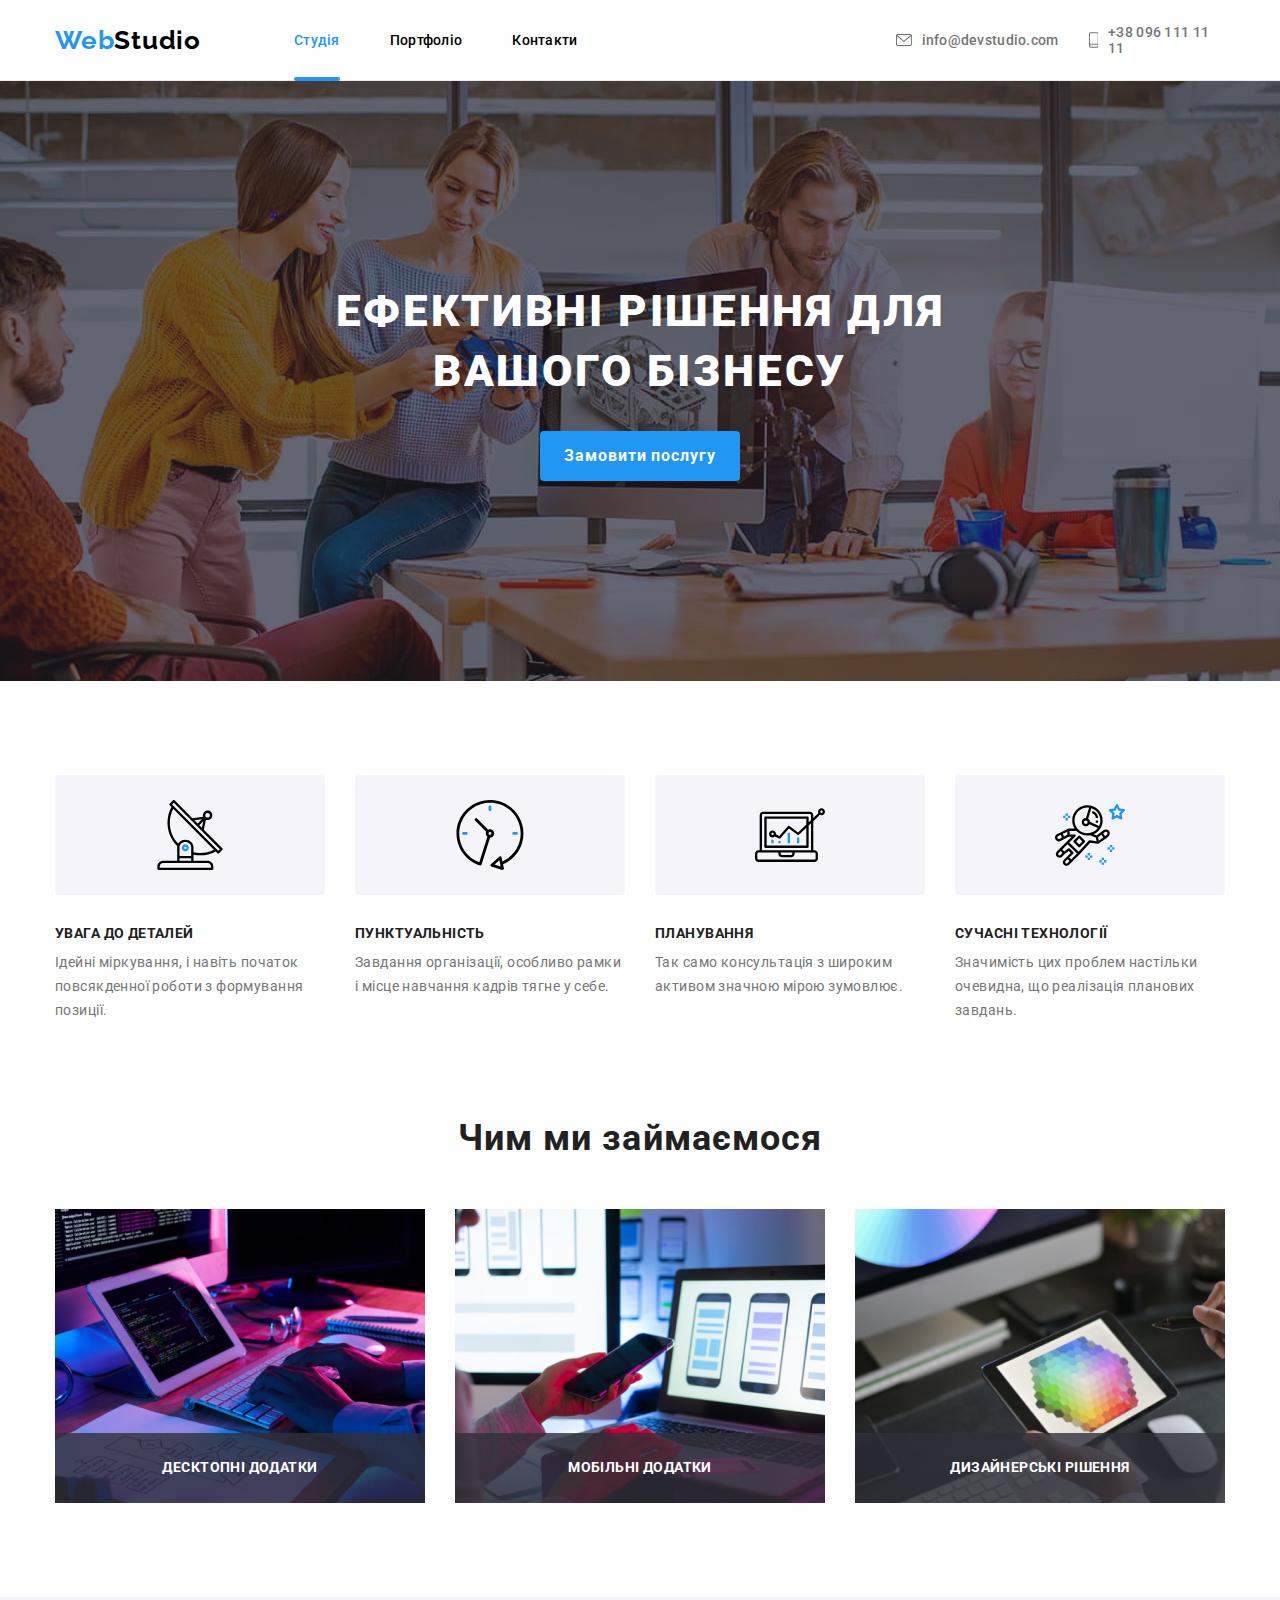
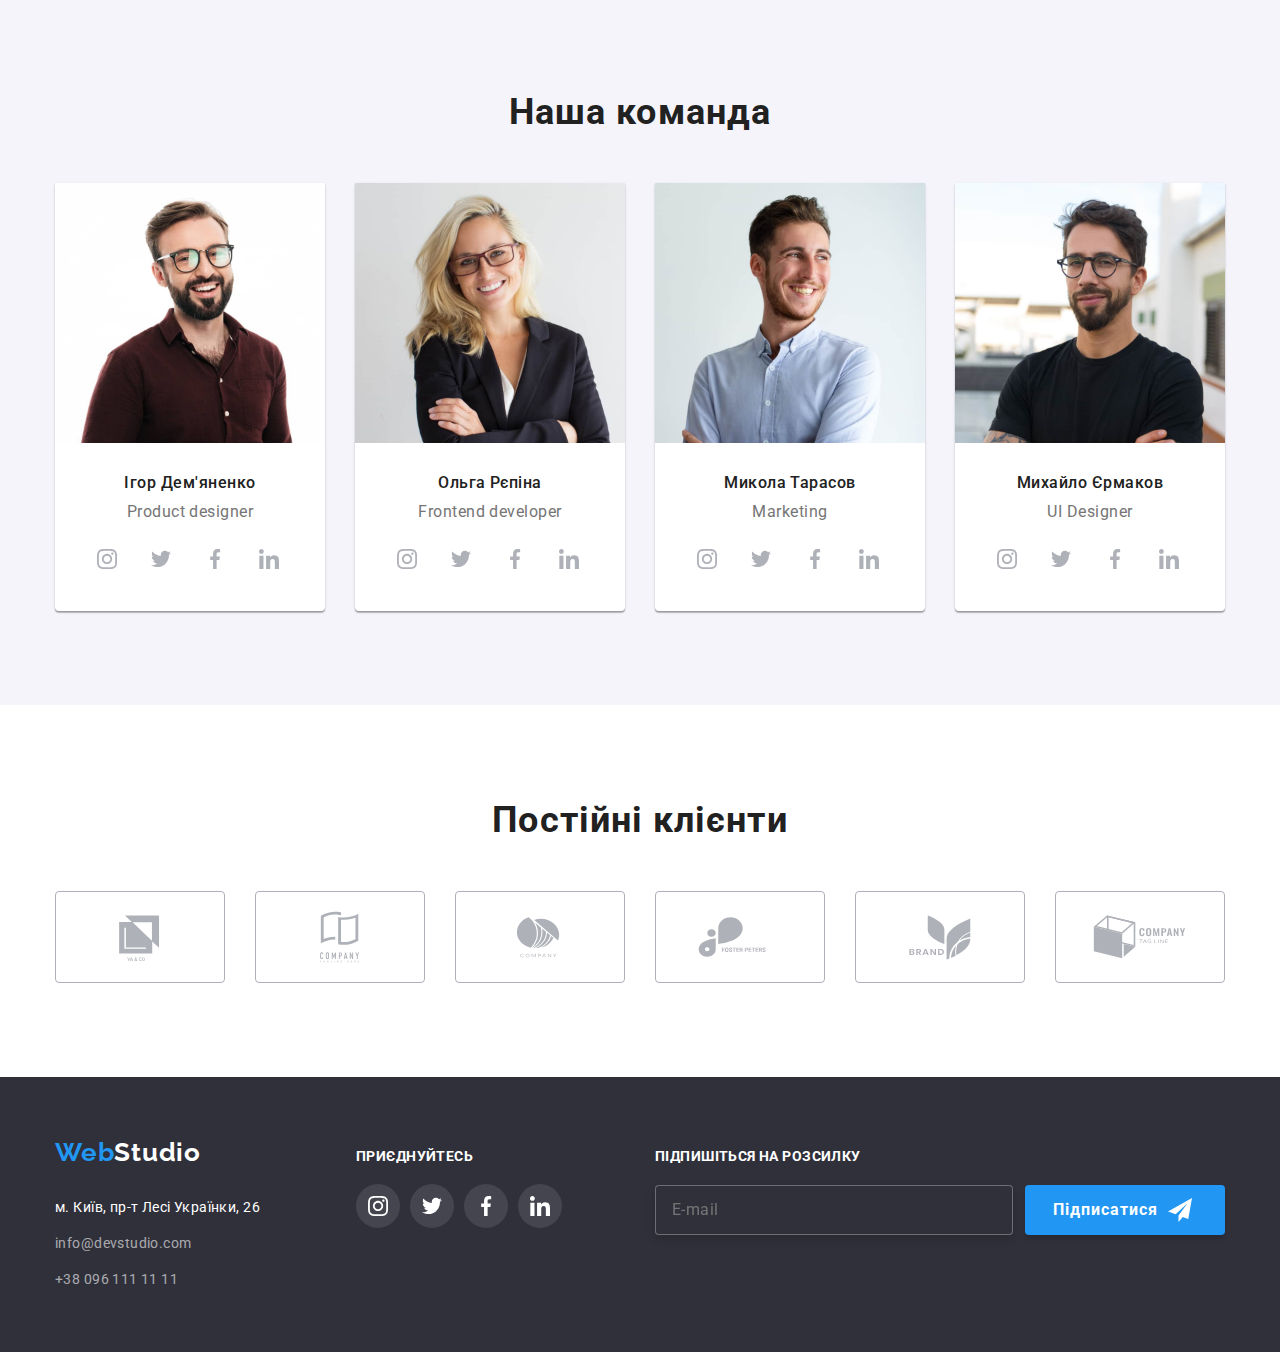
<file: index.html>
<!DOCTYPE html>
<html lang="uk">
<head>
    <meta charset="UTF-8">
    <meta http-equiv="X-UA-Compatible" content="IE=edge">
    <meta name="viewport" content="width=device-width, initial-scale=1.0">
    <title>WebStudio</title>

    <!-- Fonts -->
    <link rel="preconnect" href="https://fonts.googleapis.com" />
    <link rel="preconnect" href="https://fonts.gstatic.com" crossorigin />
    <link
        href="https://fonts.googleapis.com/css2?family=Montserrat:wght@400;500;600&family=Raleway:wght@700&family=Roboto:wght@400;500;700;900&display=swap"
        rel="stylesheet" />
        <link rel="stylesheet" href="https://cdnjs.cloudflare.com/ajax/libs/modern-normalize/1.1.0/modern-normalize.min.css" />
     <!-- Styles -->
    <link rel="stylesheet" href="./css/styles.css" />
</head>
<body class="body">
    <!-- Header -->
        <header class="header">
          <div class="container">
             <div class="header-container">
                 <nav class="header-nav">
                    <a href="" class="logo">
                      <span class="logo-web">Web</span><span class="logo-studio-header">Studio</span>
                    </a>
                   <ul class="header-menu">
                       <li class="nav-menu"><a href="./index.html" class="link link-current">Студія</a></li>
                       <li class="nav-menu"><a href="./portfolio.html" class="link">Портфоліо</a></li>
                      <li class="nav-menu"><a href="" class="link">Контакти</a></li>
                   </ul>
                 </nav>    
                <ul class="header-contact">
                    <li class="contact-menu"><a href="" class="contact"><svg class="icon-envelope" width="16px" height="12px">
                     <use href="./images/icons.svg#icon-envelopehover"></use>
                  </svg>info@devstudio.com</a></li>
                    <li class="contact-menu"><a href="" class="contact-icon"><svg class="icon-smartphone" width="10px" height="16px">
                     <use href="./images/icons.svg#icon-smartphone"></use>
                  </svg>+38 096 111 11 11</a></li>
                </ul> 
              </div>
           </div>
        </header>

    <!--Main-->
    <main>
        <!--Hero section-->
          <section class="hero">
              <div class="container">
                 <h1 class="hero-title">Ефективні рішення для вашого бізнесу</h1>
                 <button class="button-primary" type="button" data-modal-open>Замовити послугу</button>
              </div>
          </section>
        
        <!--About us-->
        <section class="section-activity">
            <div class="container">
             <ul class="card-set">
                  <li class="item">
                    <div class="item-icon"><svg class="icon-advantages" width="70px" height="70px">
                            <use href="./images/icons.svg#icon-antenna"></use>
                         </svg>
                    </div>
                     <h3 class="section-title">Увага до деталей</h3>
                     <p class="section-text">Ідейні міркування, і навіть початок повсякденної роботи з формування позиції.</p>
                  </li>
                  <li class="item">
                    <div class="item-icon"><svg class="icon-advantages" width="70px" height="70px">
                             <use href="./images/icons.svg#icon-clock"></use>
                         </svg>
                    </div>
                     <h3 class="section-title">Пунктуальність</h3>
                     <p class="section-text">Завдання організації, особливо рамки і місце навчання кадрів тягне у себе.</p>
                  </li>
                  <li class="item">
                    <div class="item-icon"><svg class="icon-advantages" width="70px" height="70px">
                             <use href="./images/icons.svg#icon-diagram"></use>
                         </svg>
                    </div>
                     <h3 class="section-title">Планування</h3>
                     <p class="section-text">Так само консультація з широким активом значною мірою зумовлює.</p>
                  </li>
                  <li class="item">
                     <div class="item-icon"><svg class="icon-advantages" width="70px" height="70px">
                             <use href="./images/icons.svg#icon-astronaut"></use>
                          </svg>
                      </div>
                     <h3 class="section-title">Сучасні технології</h3>
                     <p class="section-text">Значимість цих проблем настільки очевидна, що реалізація планових завдань.</p>
                  </li>

               </ul>
            </div>
        </section>
        <!--What we do-->
        <section class="section">
            <div class="container">
              <h2 class="title-section">Чим ми займаємося</h2>
                <ul class="flex-container">
                 <li class="flex-images">
                    <div class="flex-images-overlay">
                      <img src="./images/tablet.jpg" alt="Розробник працює з макетом сайту" width="370">
                      <p class="overlay-studio-tablet">Десктопні додатки</p>
                    </div>
                  </li>
                  <li class="flex-images">
                     <div class="flex-images-overlay">
                       <img src="./images/cellphone.jpg" alt="Розробник створює мобільний додаток" width="370">
                       <p class="overlay-studio-mobile">Мобільні додатки</p>
                    </div>
                  </li>
                  <li class="flex-images">
                     <div class="flex-images-overlay">
                      <img src="./images/tablet2.jpg" alt="Розробник тестує додаток" width="370">
                      <p class="overlay-studio-design">Дизайнерські рішення</p>
                     </div>
                  </li>
              </ul>
            </div>
        </section>
        <!--Our team-->
        <section class="section-team">
          <div class="container">
             <h2 class="title-section-team">Наша команда</h2>
              <ul class="list">
                  <li class="list-team">
                     <img src="./images/Igor.jpg" alt="На картинці зображений чоловік який займає посаду Product designer " width="270">
                    <div class="team-box">
                       <h4 class="text-section">Ігор Дем'яненко</h4>
                       <p class="name">Product designer</p>
                       <ul class="social-list">
                          <li class="social-item"><a href="" class="social-link"><svg class="social-icon" width="20px" height="20px">
                            <use href="./images/icons.svg#icon-instagram"></use>
                            </svg></a>
                          </li>
                        <li class="social-item"><a href="" class="social-link"><svg class="social-icon" width="20px" height="20px">
                           <use href="./images/icons.svg#icon-twitter"></use>
                           </svg></a>
                        </li>
                        <li class="social-item"><a href="" class="social-link"><svg class="social-icon" width="20px" height="20px">
                                 <use href="./images/icons.svg#icon-facebook"></use>
                              </svg></a>
                        </li>
                        <li class="social-item"><a href="" class="social-link"><svg class="social-icon" width="20px" height="20px">
                                 <use href="./images/icons.svg#icon-linkedin"></use>
                              </svg></a>
                        </li>
                      </ul>
                     </div>
                  </li>
                  <li class="list-team">
                     <img src="./images/Olga.jpg" alt="На картинці зображена жінка яка займає посаду Frontend developer" width="270">
                      <div class="team-box">
                         <h4 class="text-section">Ольга Рєпіна</h4>
                          <p class="name">Frontend developer</p>
                        <ul class="social-list">
                           <li class="social-item"><a href="" class="social-link"><svg class="social-icon" width="20px" height="20px">
                                    <use href="./images/icons.svg#icon-instagram"></use>
                                 </svg></a>
                           </li>
                           <li class="social-item"><a href="" class="social-link"><svg class="social-icon" width="20px" height="20px">
                                    <use href="./images/icons.svg#icon-twitter"></use>
                                 </svg></a>
                           </li>
                           <li class="social-item"><a href="" class="social-link"><svg class="social-icon" width="20px" height="20px">
                                    <use href="./images/icons.svg#icon-facebook"></use>
                                 </svg></a>
                           </li>
                           <li class="social-item"><a href="" class="social-link"><svg class="social-icon" width="20px" height="20px">
                                    <use href="./images/icons.svg#icon-linkedin"></use>
                                 </svg></a>
                           </li>
                        </ul>
                     </div>
                  </li>

                  <li class="list-team">
                     <img src="./images/Mukola.jpg" alt="На картинці зображений чоловік який займає посаду Marketing" width="270">
                     <div class="team-box"><h4 class="text-section">Микола Тарасов</h4>
                     <p class="name">Marketing</p>
                     <ul class="social-list">
                        <li class="social-item"><a href="" class="social-link"><svg class="social-icon" width="20px" height="20px">
                                 <use href="./images/icons.svg#icon-instagram"></use>
                              </svg></a>
                        </li>
                        <li class="social-item"><a href="" class="social-link"><svg class="social-icon" width="20px" height="20px">
                                 <use href="./images/icons.svg#icon-twitter"></use>
                              </svg></a>
                        </li>
                        <li class="social-item"><a href="" class="social-link"><svg class="social-icon" width="20px" height="20px">
                                 <use href="./images/icons.svg#icon-facebook"></use>
                              </svg></a>
                        </li>
                        <li class="social-item"><a href="" class="social-link"><svg class="social-icon" width="20px" height="20px">
                                 <use href="./images/icons.svg#icon-linkedin"></use>
                              </svg></a>
                        </li>
                     </ul>
                     </div>
                  </li>
            
                  <li class="list-team">
                     <img src="./images/Muhailo.jpg" alt="На картинці зображений чоловік який займає посаду UI Designer" width="270">
                     <div class="team-box"><h4 class="text-section">Михайло Єрмаков</h4>
                     <p class="name">UI Designer</p>
                     <ul class="social-list">
                        <li class="social-item"><a href="" class="social-link"><svg class="social-icon" width="20px" height="20px">
                                 <use href="./images/icons.svg#icon-instagram"></use>
                              </svg></a>
                        </li>
                        <li class="social-item"><a href="" class="social-link"><svg class="social-icon" width="20px" height="20px">
                                 <use href="./images/icons.svg#icon-twitter"></use>
                              </svg></a>
                        </li>
                        <li class="social-item"><a href="" class="social-link"><svg class="social-icon" width="20px" height="20px">
                                 <use href="./images/icons.svg#icon-facebook"></use>
                              </svg></a>
                        </li>
                        <li class="social-item"><a href="" class="social-link"><svg class="social-icon" width="20px" height="20px">
                                 <use href="./images/icons.svg#icon-linkedin"></use>
                              </svg></a>
                        </li>
                     </ul>
                     </div>
                  </li>
               </ul>
            </div>
        </section>

        <section class="section">
         <div class="container">
            <h2 class="title-section">Постійні клієнти</h2>
            <div class="">
               <ul class="list-clients">
                  <li class="item-clients"><a href="" class="link-clients"><svg class="icon-clients" width="106px" heigth="60px">
                     <use href="./images/icons.svg#icon-YACO"></use></svg></a>
                  </li>
                  <li class="item-clients"><a href="" class="link-clients"><svg class="icon-clients" width="106px" heigth="60px">
                           <use href="./images/icons.svg#icon-CompanyTaglineHERE"></use>
                        </svg></a>
                  </li>
                  <li class="item-clients"><a href="" class="link-clients"><svg class="icon-clients" width="106px" heigth="60px">
                           <use href="./images/icons.svg#icon-Company"></use>
                        </svg></a>
                  </li>
                  <li class="item-clients"><a href="" class="link-clients"><svg class="icon-clients" width="106px" heigth="60px">
                           <use href="./images/icons.svg#icon-FosterPeters"></use>
                        </svg></a>
                  </li>
                  <li class="item-clients"><a href="" class="link-clients"><svg class="icon-clients" width="106px" heigth="60px">
                           <use href="./images/icons.svg#icon-Brand"></use>
                        </svg></a>
                  </li>
                  <li class="item-clients"><a href="" class="link-clients"><svg class="icon-clients" width="106px" heigth="60px">
                           <use href="./images/icons.svg#icon-CompanyTAGLINE"></use>
                        </svg></a>
                  </li>
               </ul>
            </div>
         </div>
        </section>

    </main>
    <!--Footer-->
    <footer class="footer">
        <div class="container">
            <div class="footer-flex">
                 <div class="address">
                    <a href="./index.html" class="logo-footer">
                      <span class="logo-web">Web</span><span class="logo-studio-footer">Studio</span>
                     </a>
                     <ul class="address">
                        <li><a href="" class="footer-contact">м. Київ, пр-т Лесі Українки, 26</a></li>
                        <li><a href="" class="footer-contact-email">info@devstudio.com</a></li>
                        <li><a href="" class="footer-contact-phone">+38 096 111 11 11</a></li>
                     </ul>
                </div>
                <!-- Join us -->
                <div class="link-box">
                    <h2 class="footer-title">ПРИЄДНУЙТЕСЬ</h2>
                    <ul class="social-list">
                       <li class="social-item"><a class="social-link" href="" ><svg class="social-icon" width="20px" height="20px">
                              <use href="./images/icons.svg#icon-instagram"></use>
                           </svg></a>
                       </li>
                       <li class="social-item"><a href="" class="social-link"><svg class="social-icon" width="20px" height="20px">
                              <use href="./images/icons.svg#icon-twitter"></use>
                           </svg></a>
                       </li>
                       <li class="social-item"><a href="" class="social-link"><svg class="social-icon" width="20px" height="20px">
                              <use href="./images/icons.svg#icon-facebook"></use>
                           </svg></a>
                       </li>
                       <li class="social-item"><a href="" class="social-link"><svg class="social-icon" width="20px" height="20px">
                              <use href="./images/icons.svg#icon-linkedin"></use>
                           </svg></a>
                        </li>

                     </ul>
                  </div>
                <!-- Subscription -->
                <div class="subscription">
                   <p class="subscription-text">Підпишіться на розсилку</p>
                    <form class="subscription-form"><input class="subscription-input" name="user-email" type="email" placeholder="E-mail">
                       <button class="subscription-button" type="submit">Підписатися<svg class="subscription-icon" width="24" height="24">
                          <use href="./images/icons.svg#icon-icon-send"></use></svg>
                       </button>
                    </form>
                </div>

               </div>

                
       </div>

      
      </footer>

      <!-- Модальне вікно -->

      <div class="backdrop is-hidden" data-modal>
         <div class="modal">
            <button type="button" class="modal-close-btn" data-modal-close><svg class="modal-close-btn-icon" width="18px" height="18px"><use href="images/icons.svg#icon-close-modal"></use></svg></button>

         </div>

      </div>


   <script src="./js/modal.js"></script>
   </body>
</html>
</file>
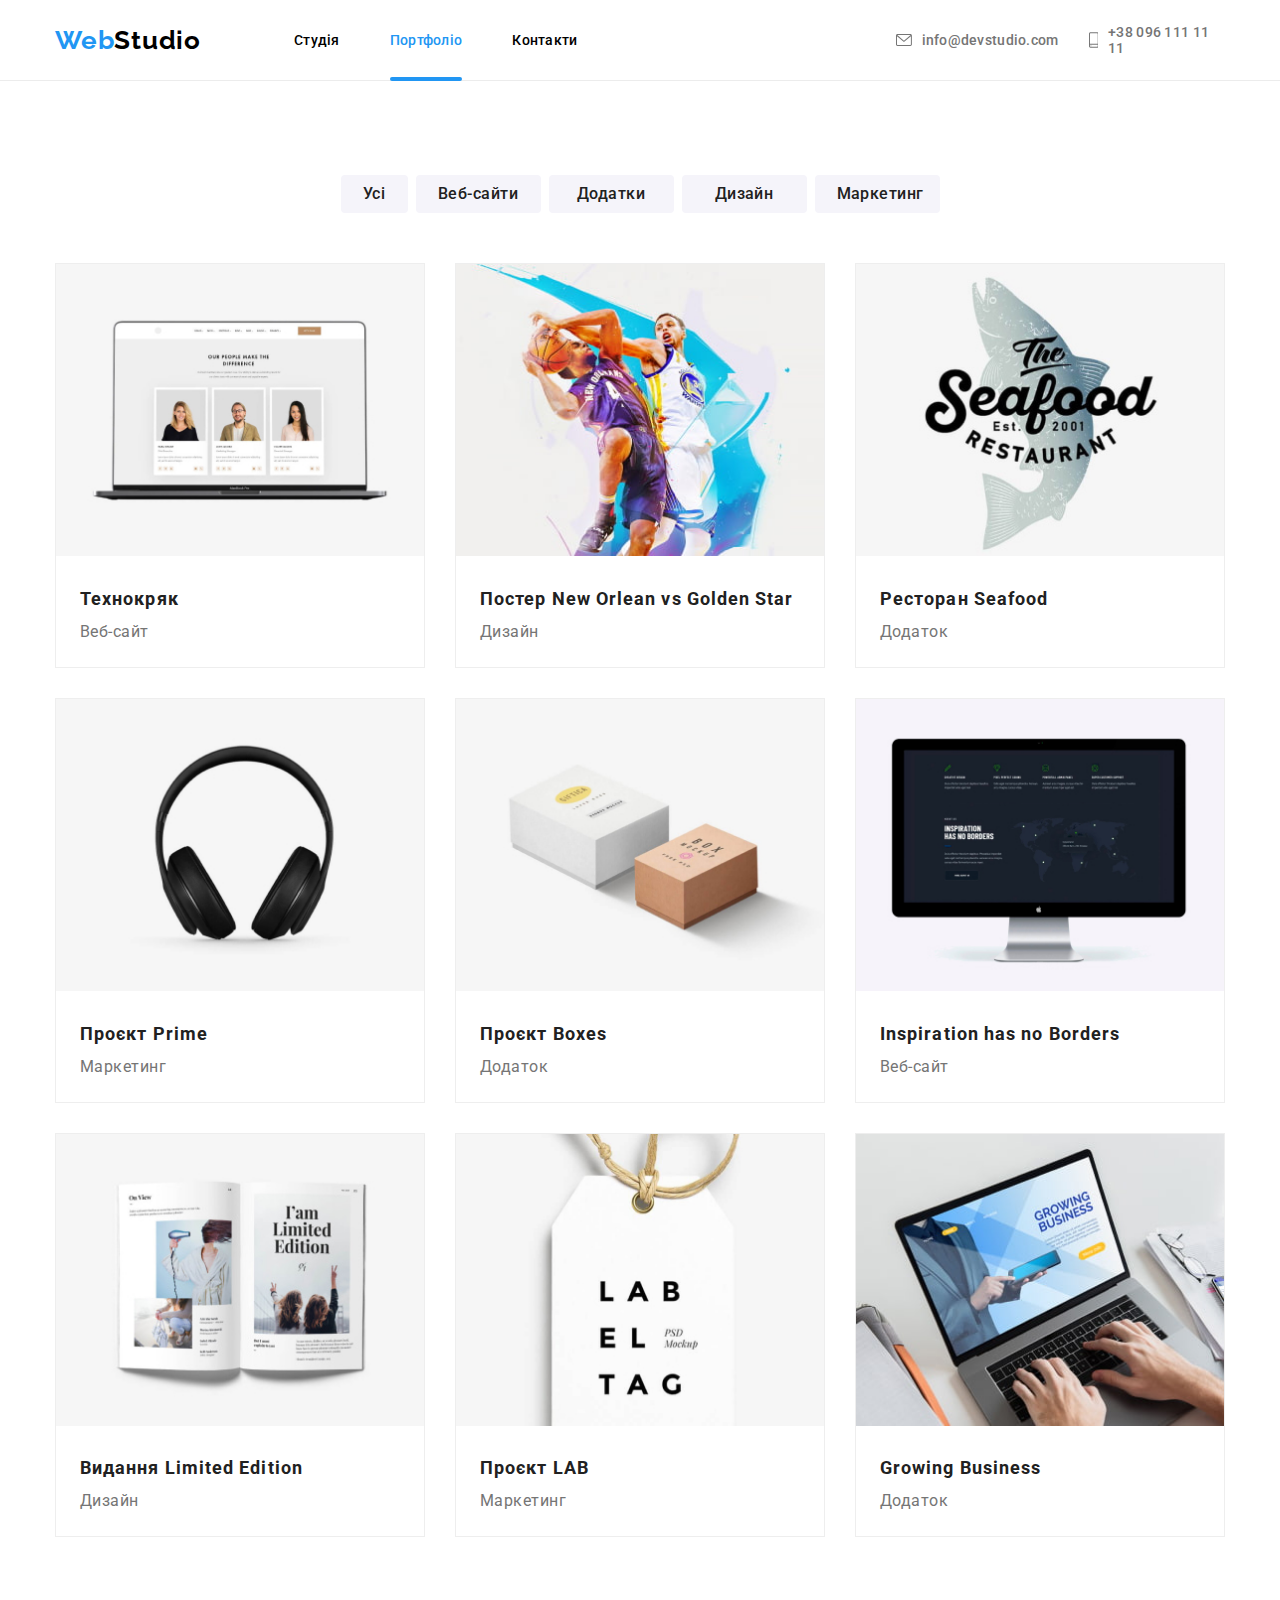
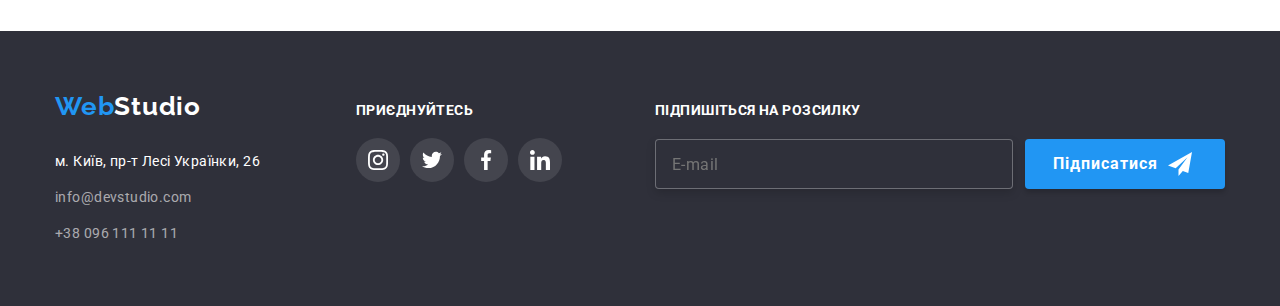
<file: portfolio.html>
<!DOCTYPE html>
<html lang="en">
<head>
    <meta charset="UTF-8">
    <meta http-equiv="X-UA-Compatible" content="IE=edge">
    <meta name="viewport" content="width=device-width, initial-scale=1.0">
    <title>Portfolio</title>
    
    <!-- Fonts -->
    <link rel="preconnect" href="https://fonts.googleapis.com" />
    <link rel="preconnect" href="https://fonts.gstatic.com" crossorigin />
    <link
        href="https://fonts.googleapis.com/css2?family=Montserrat:wght@400;500;600&family=Raleway:wght@700&family=Roboto:wght@400;500;700;900&display=swap"
        rel="stylesheet" />
     <link rel="stylesheet" href="https://cdnjs.cloudflare.com/ajax/libs/modern-normalize/1.1.0/modern-normalize.min.css" />
   
        <!-- Styles -->
    <link rel="stylesheet" href="./css/styles.css" />
</head>
<body class="body">
    <!--Header-->
      <header class="header">
          <div class="container">
             <div class="header-container">
                 <nav class="header-nav">
                      <a href="" class="logo">
                      <span class="logo-web">Web</span><span class="logo-studio-header">Studio</span>
                    </a>
                      <ul class="header-menu">
                         <li class="nav-menu"><a href="./index.html" class="link ">Студія</a></li>
                         <li class="nav-menu"><a href="./portfolio.html" class="link link-current">Портфоліо</a></li>
                         <li class="nav-menu"><a href="" class="link">Контакти</a></li>
                      </ul>
                 </nav>
                       <ul class="header-contact">
                          <li class="contact-menu"><a href="" class="contact"><svg class="icon-envelope" width="16px" height="12px">
                           <use href="./images/icons.svg#icon-envelopehover"></use>
                        </svg>info@devstudio.com</a></li>
                          <li class="contact-menu"><a href="" class="contact-icon"><svg class="icon-smartphone" width="10px" height="16px">
                           <use href="./images/icons.svg#icon-smartphone"></use>
                        </svg>+38 096 111 11 11</a></li>
                      </ul>
             </div>    
           </div>           
      </header>
          
    <!--Main-->
    <main>
        <!--Buttons-->
        <section class="section">
          <div class="container">
               <div>
                   <ul class="button-portfolio">
                      <li><button type="button" class="button-primary-portfolio">Усі</button></li>
                      <li><button type="button" class="button">Веб-сайти</button></li>
                      <li><button type="button" class="button">Додатки</button></li>
                      <li><button type="button" class="button">Дизайн</button></li>
                      <li><button type="button" class="button">Маркетинг</button></li>
                  </ul>
              </div> 
      
                <ul class="flex-portfolio">
                    <li class="flex-list">
                     <a href="" class="flex-cart">
                        <div class="flex-cart-img-wrapper"><img src="./images/texnokriak.jpg" alt="На картинці зображі члени команинди компанії " width="370">
                          <p class="overlay">Ресурс пропонує комплексні пропозиції з різним рівнем функціоналу та сервісів. Все це дозволить відвідувачу отримати
                            вичерпні відомості про компанію чи приватну особу.
                         </p>
                     </div>
                      <div class="list-portfolio"><h3 class="list-portfolio-title">Технокряк</h3>
                         <p class="list-portfolio-text">Веб-сайт</p>
                      </div></a>
                    </li>
                    <li class="flex-list">
                      <a href="" class="flex-cart">
                          <div class="flex-cart-img-wrapper"><img src="./images/orlean.jpg" alt="На картинці зображені баскетболісти" width="370">
                             <p class="overlay">Ресурс пропонує комплексні пропозиції з різним рівнем функціоналу та сервісів. Все це дозволить
                               відвідувачу отримати вичерпні відомості про компанію чи приватну особу.
                             </p>
                         </div>
                         <div class="list-portfolio"><h3 class="list-portfolio-title">Постер New Orlean vs Golden Star</h3>
                         <p class="list-portfolio-text">Дизайн</p>
                          </div>
                      </a>
                    </li>
                    <li class="flex-list">
                     <a href="" class="flex-cart">
                        <div class="flex-cart-img-wrapper"><img src="./images/ресторан.jpg" alt="На картинці зображений логотип ресторану Морської їжі" width="370">
                           <p class="overlay">Ресурс пропонує комплексні пропозиції з різним рівнем функціоналу та сервісів. Все це дозволить
                            відвідувачу отримати вичерпні відомості про компанію чи приватну особу.
                           </p>
                       </div>
                       <div class="list-portfolio"><h3 class="list-portfolio-title">Ресторан Seafood</h3>
                          <p class="list-portfolio-text">Додаток</p>
                       </div>
                     </a>
                    </li>
                    <li class="flex-list">
                       <a href="" class="flex-cart">
                        <div class="flex-cart-img-wrapper"><img src="./images/prime.jpg" alt="На картинці зображено навушники" width="370">
                          <p class="overlay">Ресурс пропонує комплексні пропозиції з різним рівнем функціоналу та сервісів. Все це дозволить
                            відвідувачу отримати вичерпні відомості про компанію чи приватну особу.
                          </p>
                       </div>
                       <div class="list-portfolio"><h3 class="list-portfolio-title">Проєкт Prime</h3>
                          <p class="list-portfolio-text">Маркетинг</p>
                       </div>
                     </a>
                    </li>
                    <li class="flex-list">
                     <a href="" class="flex-cart">
                        <div class="flex-cart-img-wrapper"><img src="./images/Boxes.jpg" alt="На картинці зображено дві коробочки" width="370">
                          <p class="overlay">Ресурс пропонує комплексні пропозиції з різним рівнем функціоналу та сервісів. Все це дозволить
                             відвідувачу отримати вичерпні відомості про компанію чи приватну особу.
                          </p>
                        </div>
                       <div class="list-portfolio"><h3 class="list-portfolio-title">Проєкт Boxes</h3>
                          <p class="list-portfolio-text">Додаток</p>
                        </div>
                     </a>
                    </li>
                    <li class="flex-list">
                     <a href="" class="flex-cart">
                        <div class="flex-cart-img-wrapper"><img src="./images/Borders.jpg" alt="На картинці зображений комп'ютер" width="370">
                           <p class="overlay">Ресурс пропонує комплексні пропозиції з різним рівнем функціоналу та сервісів. Все це дозволить
                             відвідувачу отримати вичерпні відомості про компанію чи приватну особу.
                          </p>
                        </div>
                        <div class="list-portfolio"><h3 class="list-portfolio-title">Inspiration has no Borders</h3>
                          <p class="list-portfolio-text">Веб-сайт</p>
                        </div>
                     </a>
                    </li>
                   <li class="flex-list">
                     <a href="" class="flex-cart">
                        <div class="flex-cart-img-wrapper"><img src="./images/Edition.jpg" alt="На картинці зображено відкриту книгу" width="370">
                          <p class="overlay">Ресурс пропонує комплексні пропозиції з різним рівнем функціоналу та сервісів. Все це дозволить
                            відвідувачу отримати вичерпні відомості про компанію чи приватну особу.
                          </p>
                       </div>
                       <div class="list-portfolio"><h3 class="list-portfolio-title">Видання Limited Edition</h3>
                         <p class="list-portfolio-text">Дизайн</p>
                       </div>
                     </a>
                   </li>
                    <li class="flex-list">
                     <a href="" class="flex-cart">
                        <div class="flex-cart-img-wrapper"><img src="./images/Lab.jpg" alt="На картинці зображений тег" width="370">
                           <p class="overlay">Ресурс пропонує комплексні пропозиції з різним рівнем функціоналу та сервісів. Все це дозволить
                             відвідувачу отримати вичерпні відомості про компанію чи приватну особу.
                          </p>
                       </div>
                       <div class="list-portfolio"><h3 class="list-portfolio-title">Проєкт LAB</h3>
                         <p class="list-portfolio-text">Маркетинг</p>
                       </div>
                     </a>
                   </li>
                   <li class="flex-list">
                     <a href="" class="flex-cart">
                        <div class="flex-cart-img-wrapper"><img src="./images/Business.jpg" alt="На картинці зображений ноутбук" width="370">
                           <p class="overlay">Ресурс пропонує комплексні пропозиції з різним рівнем функціоналу та сервісів. Все це дозволить
                             відвідувачу отримати вичерпні відомості про компанію чи приватну особу.
                          </p>
                       </div>
                       <div class="list-portfolio"><h3 class="list-portfolio-title">Growing Business</h3>
                         <p class="list-portfolio-text">Додаток</p>
                       </div>
                     </a>
                   </li>

                  </ul>
            </div>
        </section>



    </main>
    <!--Footer-->
      <footer class="footer">
         <div class="container">
            <div class="footer-flex">
               <div class="address">
                  <a href="./index.html" class="logo-footer">
                     <span class="logo-web">Web</span><span class="logo-studio-footer">Studio</span>
                  </a>
                  <ul class="address">
                     <li><a href="" class="footer-contact">м. Київ, пр-т Лесі Українки, 26</a></li>
                     <li><a href="" class="footer-contact-email">info@devstudio.com</a></li>
                     <li><a href="" class="footer-contact-phone">+38 096 111 11 11</a></li>
                  </ul>
               </div>
               <div class="link-box">
                  <h2 class="footer-title">ПРИЄДНУЙТЕСЬ</h2>
                  <ul class="social-list">
                     <li class="social-item"><a href="" class="social-link"><svg class="social-icon" width="20px"
                              height="20px">
                              <use href="./images/icons.svg#icon-instagram"></use>
                           </svg></a>
                     </li>
                     <li class="social-item"><a href="" class="social-link"><svg class="social-icon" width="20px"
                              height="20px">
                              <use href="./images/icons.svg#icon-twitter"></use>
                           </svg></a>
                     </li>
                     <li class="social-item"><a href="" class="social-link"><svg class="social-icon" width="20px"
                              height="20px">
                              <use href="./images/icons.svg#icon-facebook"></use>
                           </svg></a>
                     </li>
                     <li class="social-item"><a href="" class="social-link"><svg class="social-icon" width="20px"
                              height="20px">
                              <use href="./images/icons.svg#icon-linkedin"></use>
                           </svg></a>
                     </li>
      
                  </ul>
               </div>

               <!-- Subscription -->
               <div class="subscription">
                  <p class="subscription-text">Підпишіться на розсилку</p>
                  <form class="subscription-form"><input class="subscription-input" name="user-email" type="email"
                        placeholder="E-mail">
                     <button class="subscription-button" type="submit">Підписатися<svg class="subscription-icon" width="24"
                           height="24">
                           <use href="./images/icons.svg#icon-icon-send"></use>
                        </svg>
                     </button>
                  </form>
               </div>
            </div>
      
      
         </div>
      
      
      </footer>

   <script src="./js/modal.js"></script>
    </body>
</html>
</file>
<file: css/styles.css>
:root {
    --primary-text-color: #212121;
    --title-text-color: #757575;
    --accent-color:#2196F3;
    --transition-dur-and-func: 250ms cubic-bezier(0.4, 0, 0.2, 1);
}




body {
    background-color: #FFFFFF;
    color: var(--primary-text-color);
    font-family: 'Roboto';
    font-style: normal;
    font-weight: 400;
    font-size: 16px;
}

* {
    box-sizing: border-box;
}

.container {
    width: 1200px;
    margin-left: auto;
    margin-right: auto;
    padding-left: 15px;
    padding-right: 15px;
    *outline: 2px solid tomato;

}

h1, h2, h3, h4, h5, h6, p {
    margin: 0;
}

.list {
    list-style: none;
    padding-left: 0;
    margin: 0;
   
}

.link {
    text-decoration: none;
    color: inherit;
}

img {
    display: block;
    max-width: 100%;
    height: auto;
}

address {
    font-style: normal;
}



/* Header */
 /* <!-- Logo -- > */

 .header {
    /* padding-top: 24px;
    padding-bottom: 25px; */
    border-bottom: 1px solid #ECECEC;

 }

 .header-container {
    display: flex;
    align-items: center;
    justify-content: space-between;
    /* gap: 40px; */

 }

 .header-nav {
    display: flex;
    align-items: center;
    justify-content: space-between;
    /* flex-grow: 1; */
 }

 
.logo {
    color: #000000;
    margin-right: 93px;
    font-family: 'Raleway';
        font-style: normal;
        font-weight: 700;
        font-size: 26px;
        line-height: 1.192;
    text-decoration: none;
    letter-spacing: 0.03em;
    
}

.logo-web {
    color: var(--accent-color);
}

.logo-studio-header {
    color: #000000;
 }

 ul {
      padding-left: 0;
      margin: 0;
      list-style-type: none;
    }
 
 .header-menu {
    display: flex;

 }

 .nav-menu {
    margin-right: 50px;
    margin-top: 0;
    margin-bottom: 0;
   }

 .nav-menu:last-child {
    margin-right: 0;
 }



 .link {
     display: block;
     position: relative;
     padding-bottom: 32px;
     padding-top: 32px;
     color: #000000;
     text-decoration: none;
     font-weight: 500;
     font-size: 14px;
     line-height: 1.143;
     letter-spacing: 0.02em;
     transition: color 250ms cubic-bezier(0.4, 0, 0.2, 1);
 }


 .link-current {
    color: var(--accent-color);
 }

 .link-current::after {
    content: '';
    position: absolute;
    display: block;
        width: 100%;
        height: 4px;
        bottom: -1px;
        right: 0;
        background: #2196F3;
        border-radius: 2px;
 }

 .header-menu .link:hover,
 .header-menu .link:focus {
   color: var(--accent-color);
 }
 

.header-contact {
    display: flex;
    margin-left: 318px;
    align-items: center;
    
}
.contact-menu {
    display: flex;
    margin-right: 30px;
}
.contact-menu:last-child {
    margin-right: 0;
}


.header-contact .contact {
    color: var(--title-text-color);
        font-weight: 500;
        font-size: 14px;
        line-height: 1.143;
        letter-spacing: 0.02em;
    text-decoration: none;
    display: flex;
    align-items: center;
}

.header-contact .contact:hover,
.header-contact .contact:focus {
    color: var(--accent-color)
}

 
 
.header-contact .contact-icon {
    color: var(--title-text-color);
        font-weight: 500;
        font-size: 14px;
        line-height: 1.143;
        letter-spacing: 0.02em;
        text-decoration: none; 
        display: flex; 
        align-items: center;
}

 .header-contact .contact-icon:hover,
.header-contact .contact-icon:focus {
     color: var(--accent-color);
} 

.icon-envelope {
    fill: currentColor;
    margin-right: 10px;
}

.header-contact .contact .icon-envelope:hover,
.header-contact .contact .icon-envelope:focus {
    fill: var(--accent-color);
}

.icon-smartphone {
    fill: currentColor;
    margin-right: 10px;
}


/* main */
/* hero section */

.hero {
    padding-top: 200px;
    padding-bottom: 200px;
    background: #2F303A;
    text-align: center;
    margin: 0 auto; 
    background-image: linear-gradient(rgba(47, 48, 58, 0.4), rgba(47, 48, 58, 0.4)), url("../images/backgroundhero.jpg");
    background-size: cover;
    background-repeat: no-repeat;
    background-position: center;
    max-width: 1600px;
}


.hero-title {
    margin: 0 auto;
    margin-bottom: 30px;
    max-width: 696px;
    color: #FFFFFF;
        font-weight: 900;
        font-size: 44px;
        line-height: 1.364;
        text-align: center;
        letter-spacing: 0.06em;
        text-transform: uppercase;
    }

.button-primary { 
    width: 200px;
    height: 50px;
    margin: 0 auto;
    display: block;
    color: #FFFFFF;
    background: var(--accent-color);
     /* box-shadow: 0px 4px 4px rgba(0, 0, 0, 0.15); */
        border-radius: 4px;
        border: none;
        font-family: 'Roboto';
            font-weight: 700;
            font-size: 16px;
            line-height: 1.875;
            cursor: pointer;
            letter-spacing: 0.06em;
            
}

.button-primary:hover,
.button-primary:focus {
box-shadow: 0px 4px 4px rgba(0, 0, 0, 0.15);
}

/* section about us */

.section-activity {
    padding-top: 94px;
}

.section {
    padding-top: 94px;
    padding-bottom: 94px;
    
}

.section-title {
    margin-bottom: 10px;
    color: var(--primary-text-color);
        font-weight: 700;
        font-size: 14px;
        line-height: 1.143;
        letter-spacing: 0.03em;
        text-transform: uppercase;
}

.section-text {
    Width: 270px;
    color: var(--title-text-color);
        font-size: 14px;
        line-height: 1.714;
        letter-spacing: 0.03em; 
}

.card-set {
    display: flex;
    padding: 0;
    list-style: none;
}

.item {
    width: calc((100%-90px)/4);
    margin-right: 30px;
}

.item:last-child {
    margin-right: 0px;
}


/* what we do */



.title-section {
    margin-bottom: 50px;
    color: var(--primary-text-color);
        font-weight: 700;
        font-size: 36px;
        line-height: 1.167;
        text-align: center;
        letter-spacing: 0.03em;
    }

.flex-container {
 display: flex;
}

.flex-images {
    width: calc((100%-60px)/3);
        margin-right: 30px;
}

.flex-images:last-child {
    margin-right: 0px;
}

.item-icon {
    display: flex;
    align-items: center;
    justify-content: center;
    width: 270px;
    height: 120px;
    background-color: #F5F4FA;
    border-radius: 4px;
    margin-bottom: 30px;
}
 .flex-images-overlay {
    position: relative;
} 

.overlay-studio-tablet {
    position: absolute;
    width: 370px;
    height: 70px;
    left: 0;
    bottom: 0; 
    padding: 27px 107px; 
    background-color: rgba(47, 48, 58, 0.8);
    color: #FFFFFF;
    font-weight: 700;
    font-size: 14px;
    line-height: 1.14;
    text-align: center;
    letter-spacing: 0.03em;
    text-transform: uppercase;
} 

 .overlay-studio-mobile {
    position: absolute;
    width: 370px;
    height: 70px;
    left: 0;
    bottom: 0;
    padding: 27px 0 27px 0;
    background-color: rgba(47, 48, 58, 0.8);
    color: #FFFFFF;
    font-weight: 700;
    font-size: 14px;
    line-height: 1.14;
    text-align: center;
    letter-spacing: 0.03em;
    text-transform: uppercase;
}

.overlay-studio-design {
    position: absolute;
    min-width: 370px;
    height: 70px;
    left: 0;
    bottom: 0;
    padding: 27px 0 27px 0;
    background-color: rgba(47, 48, 58, 0.8);
    color: #FFFFFF;
    font-weight: 700;
    font-size: 14px;
    line-height: 1.14;
    text-align: center;
    letter-spacing: 0.03em;
    text-transform: uppercase;
}
  
/* .item-icon:hover,
.item-icon:focus {
    border: solid, var(--accent-color);
}  */

/* .item-icon .icon-advantages:hover,
.item-icon .icon-advantages:focus {
    fill: var(--accent-color);
}  */

    /* our team */

    .title-section-team {
        margin-bottom: 50px;
            color: var(--primary-text-color);
            background-color: #F5F4FA;
            font-weight: 700;
            font-size: 36px;
            line-height: 1.167;
            text-align: center;
            letter-spacing: 0.03em;

    }


    .section-team {
    background: #f5f4fa;
    padding-top: 94px;
    padding-bottom: 94px;
    }

    .text-section {
        /* margin-top: 30px; */
        margin-bottom: 10px;
        color: var(--primary-text-color);
            font-weight: 500;
            line-height: 1.188;
            text-align: center;
            letter-spacing: 0.03em;
        }

    .name {
      /* margin-bottom: 30px; */
        color: var(--title-text-color);
            line-height: 1.188;
            text-align: center;
            letter-spacing: 0.03em;
           
    }

    .list {
    display: flex;
    background-color: #F5F4FA;
    }

    .list-team {
       width: calc((100%-90px)/4);
        margin-right: 30px;
        background-color: #FFFFFF;
        border-radius: 0px 0px 4px 4px;
        box-shadow: 0px 1px 3px rgba(0, 0, 0, 0.12),
            0px 1px 1px rgba(0, 0, 0, 0.14),
            0px 2px 1px rgba(0, 0, 0, 0.2);;
    }
    
    .list-team:last-child {
     margin-right: 0px;
    }

    .team-box {
        padding: 30px;
        
    }

    .social-list {
        display: flex;
        margin-top: 16px;
        gap: 10px;
        align-items: center;
        justify-content: center;
        width: 206px;
        height: 44px;
        
    }

    .social-item {
        display: inline-flex;
         flex-basis: calc((100%-60px)/4); 
    }

  .social-link {
      display: flex;
      justify-content: center;
      align-items: center;
      border-radius: 50%;
      text-decoration: none;
      width: 44px;
      height: 44px;
      color: #AFB1B8;
      transition: background-color 250ms cubic-bezier(0.4, 0, 0.2, 1), color 250ms cubic-bezier(0.4, 0, 0.2, 1);
  }
    
  .social-link:hover,
  .social-link:focus {
      color: #FFFFFF;
      background-color: var(--accent-color);
      outline: none;
  }


    .social-icon {
       display: inline-block;
       fill: currentColor;
    }

  .team-box .social-link:hover,
  .team-box .social-link:focus {
    color: #FFFFFF;
    background-color: var(--accent-color);
    }


  



/* section clients */


.list-clients {
    display: flex;
    justify-content: center;
    align-items: center;
}

.item-clients {
    display: inline-block;
    width: 170px;
    height: 92px;
    margin-right: 30px;
}

.item-clients:last-child {
    margin-right: 0px;
}

.link-clients {
    display: flex;
    width: 170px;
    height: 92px;
    padding: 16px 32px;
    border: 1px solid #AFB1B8;
    border-radius: 4px;
    color: #AFB1B8;
    transition: color 250ms cubic-bezier(0.4, 0, 0.2, 1);
}

.icon-clients {
    display: inline-block;
    width: 106px;
    height: 60px;
    fill: currentColor;
}
 .link-clients:hover,
 .link-clients:focus {
    color: var(--accent-color);
    border-color: var(--accent-color);
 }
   

    /* footer */

 .logo-footer { 
    display: block;
    margin-bottom: 28px;
    color: #000000;
    font-family: 'Raleway';
    font-style: normal;
    font-weight: 700;
    font-size: 26px;
    line-height: 1.192;
    text-decoration: none;
    letter-spacing: 0.03em;
}

 .logo-studio-footer {
    color: #ffffff;
 }
 
 .address {
    display: block;
 }
 
 
 .footer {
    padding: 60px 0;
    background-color: #2F303A;
 }
 
 /* .container-footer {
    align-items: baseline;
    padding-top: 60px;
    padding-bottom: 60px;
    
 } */

 .footer-contact {
    display: block;
    width: 207px;
    margin-top: 28px;
    margin-bottom: 12px;
    color: #FFFFFF;
    font-family: 'Roboto';
        font-style: normal;
        font-size: 14px;
        line-height: 1.714;
        letter-spacing: 0.03em;
        text-decoration: none;
}

.footer-contact-email {
    display: block;
    width: 231px;
    margin-bottom: 12px;
    color: rgba(255, 255, 255, 0.6);
    font-family: 'Roboto';
        font-style: normal;
        font-size: 14px;
        line-height: 1.714;
        letter-spacing: 0.03em;
        text-decoration: none;
}

.footer-contact-phone {
    display: block;
    width: 231px;
    color: rgba(255, 255, 255, 0.6);
    font-family: 'Roboto';
        font-style: normal;
        font-size: 14px;
        line-height: 1.714;
        letter-spacing: 0.03em;
        text-decoration: none;
}

.footer .footer-contact:hover,
.footer .footer-contact:focus {
    color: var(--accent-color)
}
.footer .footer-contact-email:hover,
.footer .footer-contact-email:focus {
    color: var(--accent-color);
}

.footer .footer-contact-phone:hover,
.footer .footer-contact-phone:focus {
    color: var(--accent-color); 
}



.footer-flex {
    display: flex;
    align-items: baseline;
    
}

.link-box {
    margin-left: 70px;
}


.footer-title {
    margin-bottom: 20px;
        font-weight: 700;
        font-size: 14px;
        line-height: 1.143;
        letter-spacing: 0.03em;
        text-transform: uppercase;
        color: #FFFFFF;
}

.social-item {
  background: rgba(255, 255, 255, 0.1);
  border-radius: 50%;
}
.footer .social-icon {
    fill: #FFFFFF;
}
.footer .social-list {
    margin-top: 0;
}

.link-box .social-link:hover,
.link-box .social-link:focus {
    color: #FFFFFF;
    background-color: var(--accent-color);
}

/* Subscribtion */

.subscription {
    margin-left: 93px;
}

.subscription-text {
    display: flex;
    margin-bottom: 20px;
    
        font-weight: 700;
        font-size: 14px;
        line-height: 1.14;
        letter-spacing: 0.03em;
        text-transform: uppercase;
        color: #FFFFFF;
}

.subscription-form {
    display: flex;
    flex-direction: row;
    align-items: center;
    
    
}

.subscription-input {
    width: 358px;
    height: 50px;
    padding: 15px 295px 15px 16px;
    margin-right: 12px;
      background: #2F303A;
        border: 1px solid rgba(255, 255, 255, 0.3);
        filter: drop-shadow(0px 4px 4px rgba(0, 0, 0, 0.15));
        border-radius: 4px;
            font-weight: 400;
            font-size: 16px;
            line-height: 1.3;
            display: flex;
            align-items: center;
            letter-spacing: 0.03em;
            color: rgba(255, 255, 255, 0.6);
}
.subscription-button {
    display: flex;
        align-items: center;
        text-align: center;
        letter-spacing: 0.06em;
        width: 200px;
        height: 50px;
        padding: 10px 28px;
        color: #FFFFFF;
        background: #2196F3;
        box-shadow: 0px 4px 4px rgba(0, 0, 0, 0.15);
        border-radius: 4px;
            font-weight: 700;
            font-size: 1.9;
            line-height: 30px;  
            border: none;  
            cursor: pointer;       
}
.subscription-icon {
    margin-left: 10px;
    fill: #FFFFFF;
}


/* portfolio */
 .button-portfolio .button {
    width: 125px;
    padding: 6px 22px;
    /* margin-bottom: 50px; */
    color: var(--primary-text-color);
    background: #F5F4FA;
    font-family: 'Roboto';
        font-style: normal;
        font-weight: 500;
        font-size: 16px;
        line-height: 1.625;
        text-align: none;
        letter-spacing: 0.03em;
            border-radius: 4px;
            border: none;
            /* box-shadow: 0px 4px 4px rgba(0, 0, 0, 0.15); */
            cursor: pointer;
 }

 
.button-primary-portfolio {
    display: flex;
    justify-content: center;
    width: 67px;
    padding: 6px 22px;
    color: var(--primary-text-color);
    /* color: #ffffff; */
    /* background: #2196F3; */
    background: #F5F4FA;
    font-family: 'Roboto';
        font-style: normal;
        font-weight: 500;
        font-size: 16px;
        line-height: 1.625;
        text-align: none;
        letter-spacing: 0.03em;
        border-radius: 4px;
        border: none;
        cursor: pointer;
        /* box-shadow: 0px 3px 1px rgba(0, 0, 0, 0.1), 0px 1px 2px rgba(0, 0, 0, 0.08), 0px 2px 2px rgba(0, 0, 0, 0.12); */

}

.button-primary-portfolio:hover,
.button-primary-portfolio:focus {
    color: #ffffff;
    background: #2196F3;
    box-shadow: 0px 3px 1px rgba(0, 0, 0, 0.1), 0px 1px 2px rgba(0, 0, 0, 0.08), 0px 2px 2px rgba(0, 0, 0, 0.12);
}

 .button-portfolio {
    display: flex;
    justify-content: center;
    margin-bottom: 50px;
        gap: 8px;
        color: #ffffff;
        /* background: #F5F4FA; */
        font-family: 'Roboto';
        font-style: normal;
        font-weight: 500;
        font-size: 16px;
        line-height: 1.625;
        text-align: none;
        letter-spacing: 0.03em;
        border: none;
        cursor: pointer;

 }

.button-portfolio .button:hover,
.button-portfolio .button:focus {
    color: #ffffff;
    background: #2196F3;
box-shadow: 0px 4px 4px rgba(0, 0, 0, 0.15);
}

.flex-portfolio {
    display: flex;
    flex-wrap: wrap;
    justify-content: center;
    align-items: center;
    gap: 30px;
    /* background: #F5F5F5; */
   
    
}

.flex-list {

    width: calc((100% - 60px)/3);
    border: 1px solid #EEEEEE;
    background: #FFFFFF;
   
}

.flex-list:nth-last-child(-n+3) {
    margin-bottom: 0;
}
 
.list-portfolio {
    padding: 20px 24px;
}

.list-portfolio-title {
    color: var(--primary-text-color);
        font-weight: 700;
        font-size: 18px;
        line-height: 2;
        letter-spacing: 0.06em;
        
    }

 .list-portfolio-text {
    color: var(--title-text-color);
        line-height: 1.875;
      letter-spacing: 0.03em;
 }


 .flex-cart {
    
    display: inline-block;
    text-decoration: none;
 }
 .flex-cart:hover {
    box-shadow: 0px 1px 1px rgba(0, 0, 0, 0.12), 0px 4px 4px rgba(0, 0, 0, 0.06), 1px 4px 6px rgba(0, 0, 0, 0.16);
 }

 .flex-cart-img-wrapper {
   position: relative;
   display: inline-block; 
   overflow: hidden;
 }

 .overlay {
    position: absolute;
    overflow: hidden;
    transform: translate(0, 100%);
    transition: transform 250ms cubic-bezier(0.4, 0, 0.2, 1);
    top: 0;
    left: 0;
    width: 100%;
    height: 100%;
    padding: 63px 24px;
    background-color: rgba(33, 150, 243, 0.9); 
    color: #FFFFFF;
        font-size: 18px;
        line-height: 1.56;
        letter-spacing: 0.03em;
        
    }

.flex-cart:hover .overlay,
.flex-cart:focus .overlay {
    transform: translate(0, 0);
}


/* Modal window */

.backdrop {

    position: fixed;
    z-index: 100;
    top: 0;
    left: 0;
    width: 100%;
    height: 100%;
    background-color: rgba(0, 0, 0, 0.2);
    transition: opacity var(--transition-dur-and-func), visibility var(--transition-dur-and-func);
}

.backdrop.is-hidden {
    opacity: 0;
    visibility: hidden;
    pointer-events: none;
}

.modal {
    position: absolute;
    top: 50%;
    left: 50%;
    transform: translate(-50%, -50%);
    width: 528px;
    height: 581px;
    background: #FFFFFF;
    box-shadow: 0px 1px 3px rgba(0, 0, 0, 0.12), 0px 1px 1px rgba(0, 0, 0, 0.14), 0px 2px 1px rgba(0, 0, 0, 0.2);
    border-radius: 4px;
} 

.modal-close-btn {
    position: absolute;
    top: 10px;
    right: 10px;
    display: flex;
    justify-content: center;
    align-items: center;
    width: 30px;
    height: 30px;
    border-radius: 50%;
    background-color: transparent;
    border: 1px solid #757575;
    padding: 0;
    cursor: pointer;
    transition: border-color var(--transition-dur-and-func);
}

.modal-close-btn-icon {
transition: fill var(--transition-dur-and-func);
}

.modal-close-btn:hover,
.modal-close-btn:focus {
    border-color: var(--accent-color);
    
}

.modal-close-btn:hover .modal-close-btn-icon:hover,
.modal-close-btn:focus .modal-close-btn-icon:focus {
    fill: var(--accent-color);
}
</file>
